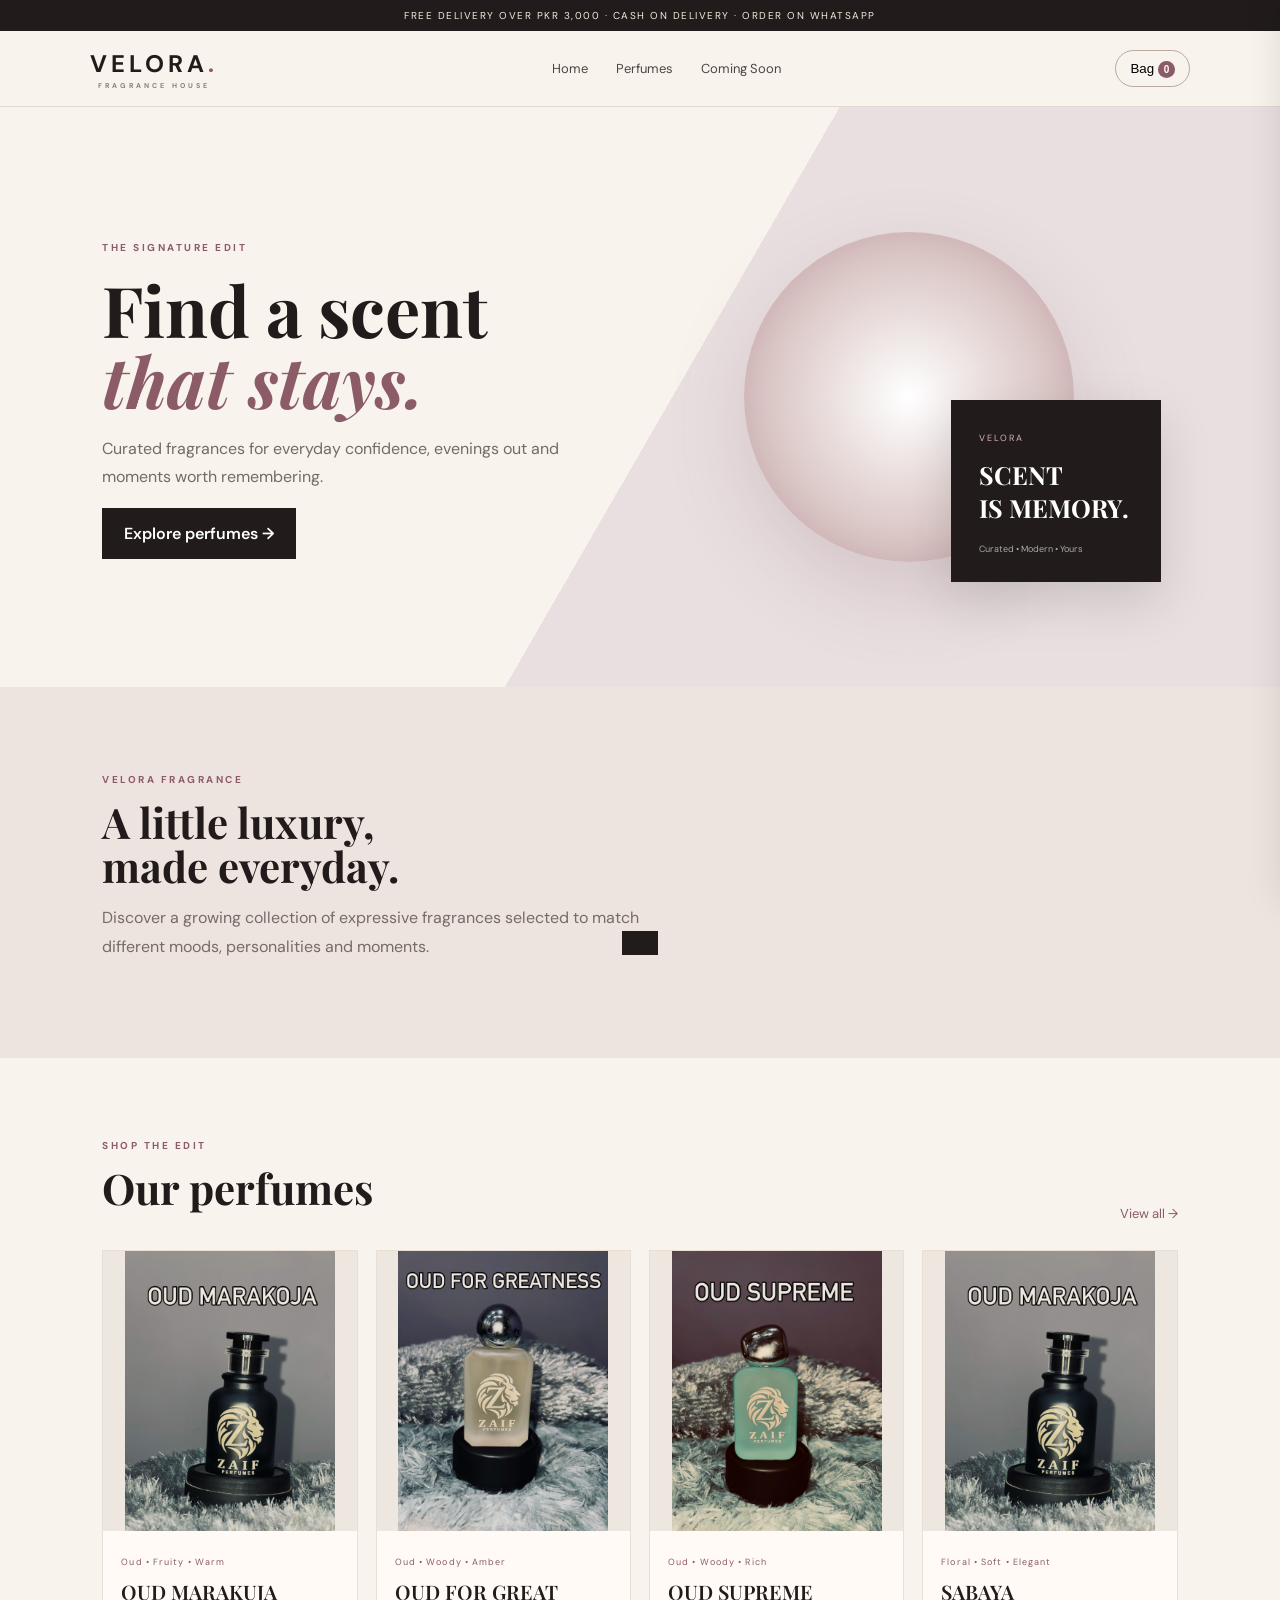
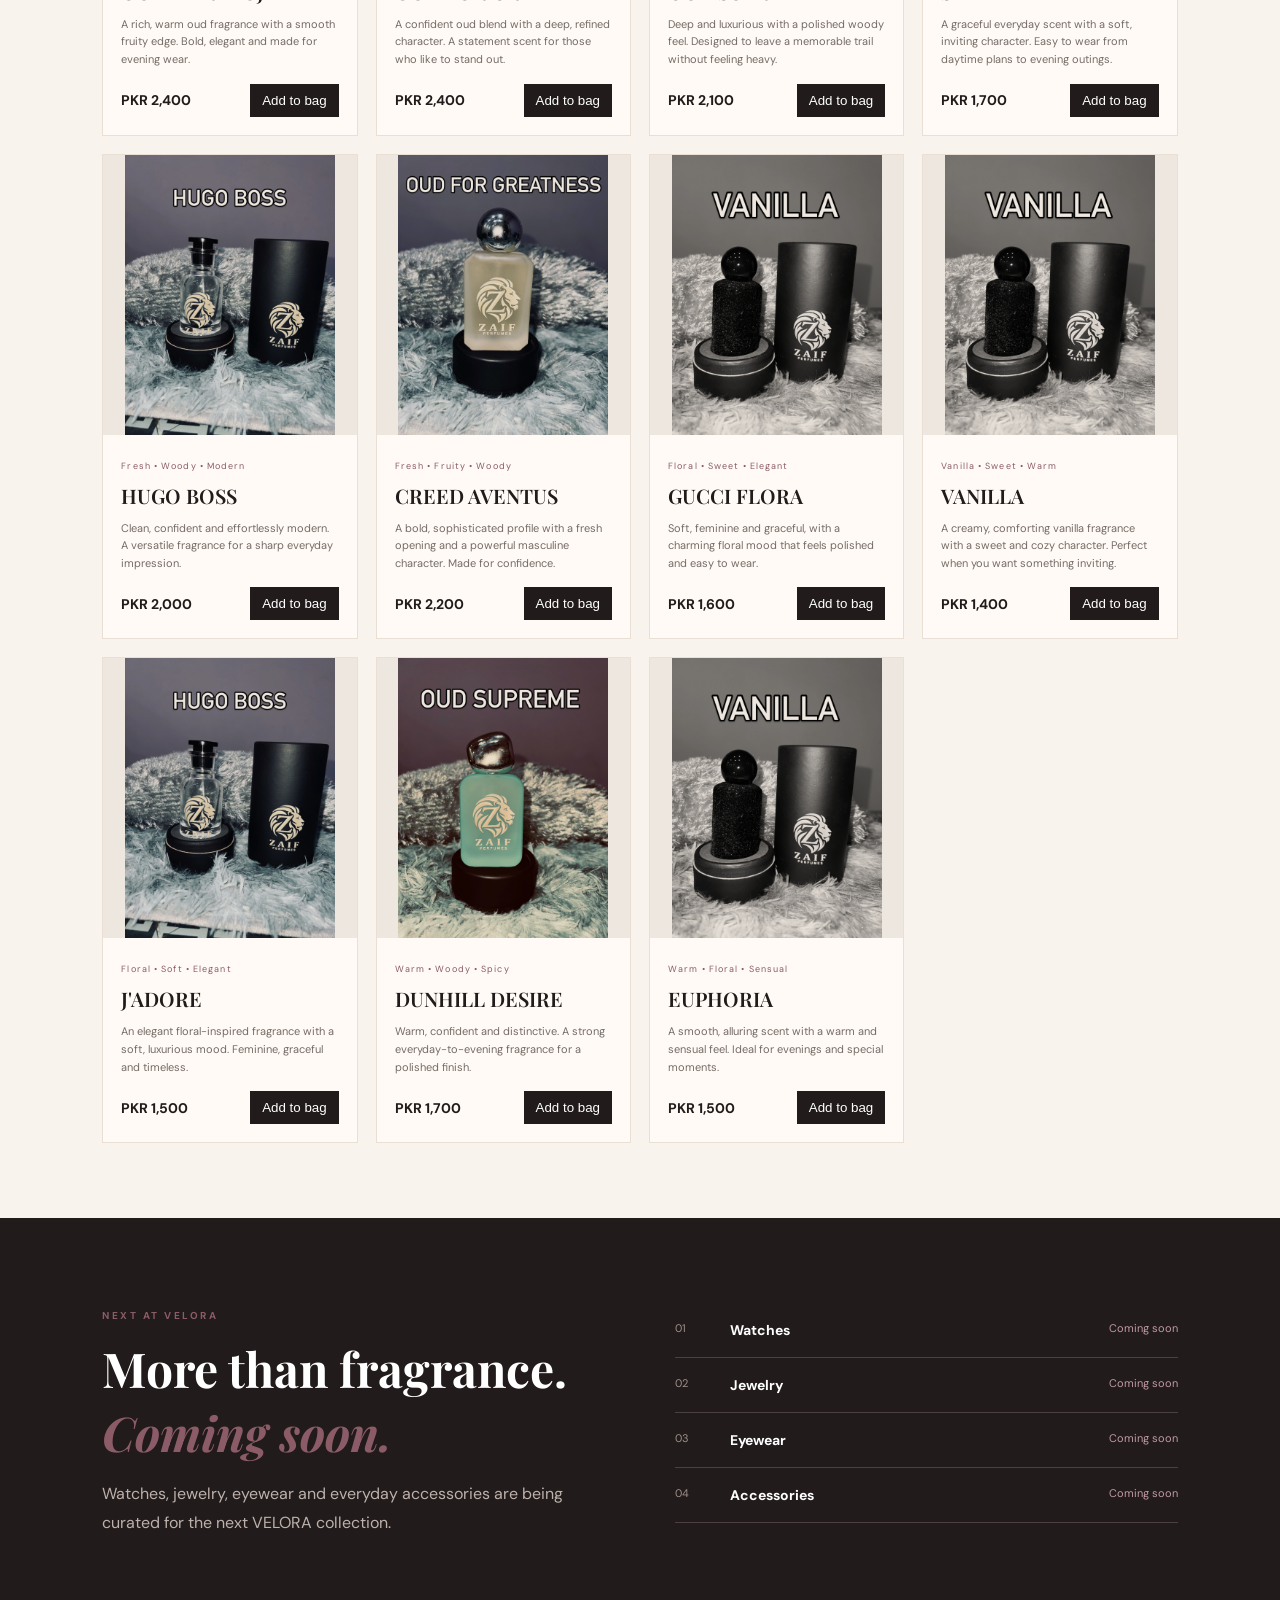
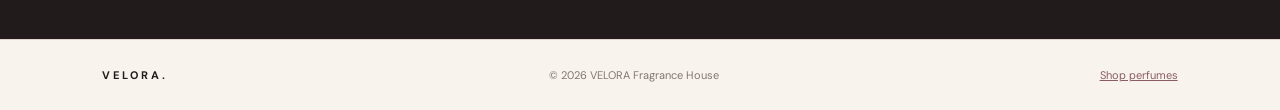
<file: index.html>
<!doctype html><html><head><meta charset="utf-8"><meta name="viewport" content="width=device-width,initial-scale=1"><title>VELORA — Perfume, Made Personal</title><meta name="description" content="VELORA — curated fragrances with a modern luxury feel."><link rel="stylesheet" href="style.css"></head><body>
<div class="top">FREE DELIVERY OVER PKR 3,000 · CASH ON DELIVERY · ORDER ON WHATSAPP</div><header><a class="logo" href="index.html">VELORA<span>.</span><small>FRAGRANCE HOUSE</small></a><nav><a href="index.html">Home</a><a href="products.html">Perfumes</a><a href="#coming">Coming Soon</a></nav><button class="bagbtn" onclick="openCart()">Bag <b data-count>0</b></button></header>
<main><section class="hero"><div><span class="eyebrow">THE SIGNATURE EDIT</span><h1>Find a scent<br><i>that stays.</i></h1><p>Curated fragrances for everyday confidence, evenings out and moments worth remembering.</p><a class="primary" href="products.html">Explore perfumes →</a></div><div class="hero-art"><div class="glow"></div><div class="hero-card"><span>VELORA</span><strong>SCENT<br>IS MEMORY.</strong><small>Curated • Modern • Yours</small></div></div></section>
<section class="intro"><span class="eyebrow">VELORA FRAGRANCE</span><h2>A little luxury,<br>made everyday.</h2><p>Discover a growing collection of expressive fragrances selected to match different moods, personalities and moments.</p></section>
<section class="featured"><div class="sectionhead"><div><span class="eyebrow">SHOP THE EDIT</span><h2>Our perfumes</h2></div><a href="products.html">View all →</a></div><div id="productGrid" class="grid"></div></section>
<section id="coming" class="coming"><div><span class="eyebrow">NEXT AT VELORA</span><h2>More than fragrance.<br><i>Coming soon.</i></h2><p>Watches, jewelry, eyewear and everyday accessories are being curated for the next VELORA collection.</p></div><div class="soonlist"><div>01 <b>Watches</b><span>Coming soon</span></div><div>02 <b>Jewelry</b><span>Coming soon</span></div><div>03 <b>Eyewear</b><span>Coming soon</span></div><div>04 <b>Accessories</b><span>Coming soon</span></div></div></section></main>
<footer><b>VELORA.</b><span>© 2026 VELORA Fragrance House</span><a href="products.html">Shop perfumes</a></footer><div id="shade" onclick="closeCart()"></div><aside id="cart"><div class="carthead"><h2>Your bag</h2><button onclick="closeCart()">×</button></div><div id="cartItems"></div><div class="cartbottom"><div><span>Total</span><b id="cartTotal">PKR 0</b></div><button class="primary" onclick="orderCart()">ORDER ON WHATSAPP →</button></div></aside><div id="toast"></div><script src="script.js"></script></body></html>
</file>
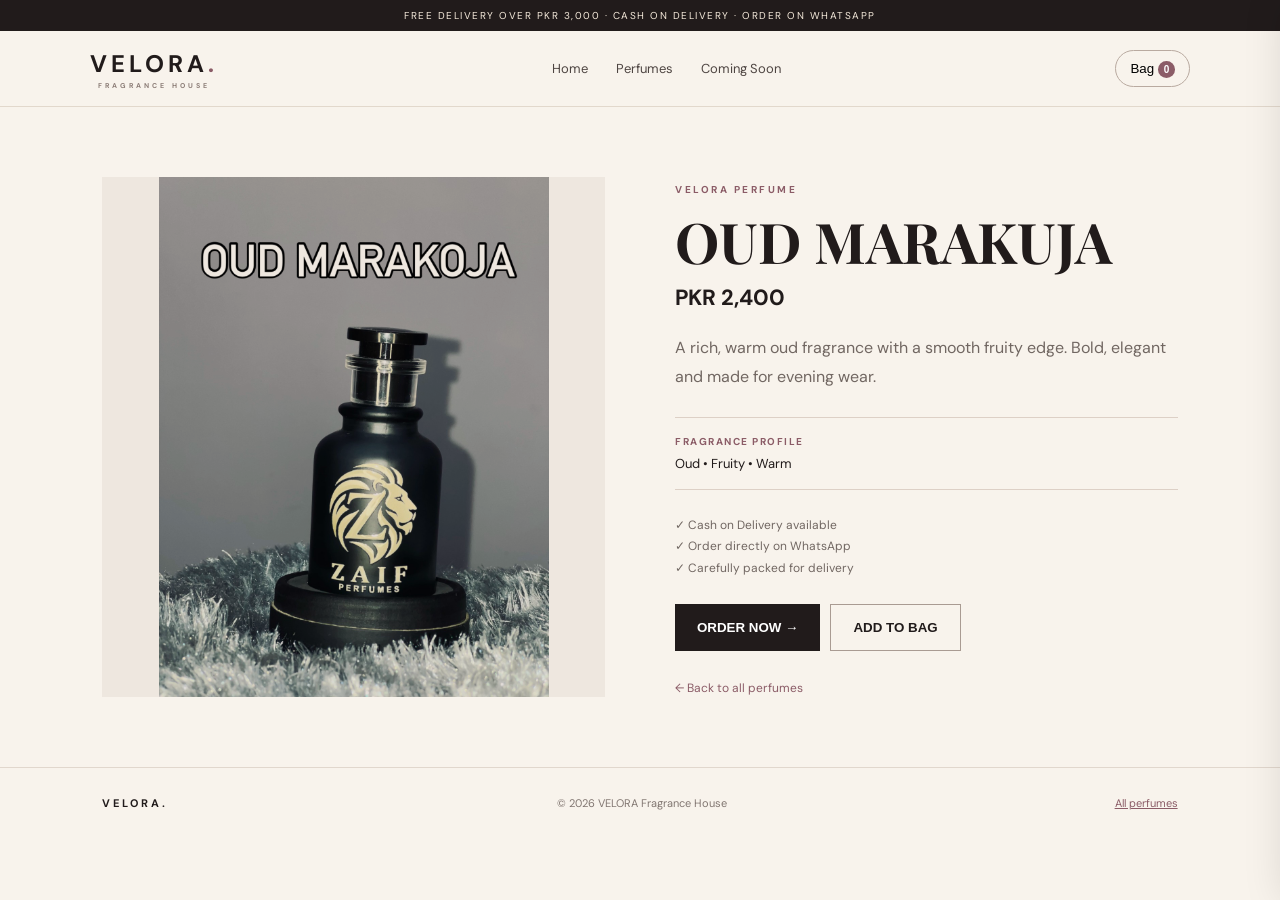
<file: product.html>
<!doctype html><html><head><meta charset="utf-8"><meta name="viewport" content="width=device-width,initial-scale=1"><title>VELORA — Product</title><link rel="stylesheet" href="style.css"></head><body><div class="top">FREE DELIVERY OVER PKR 3,000 · CASH ON DELIVERY · ORDER ON WHATSAPP</div><header><a class="logo" href="index.html">VELORA<span>.</span><small>FRAGRANCE HOUSE</small></a><nav><a href="index.html">Home</a><a href="products.html">Perfumes</a><a href="index.html#coming">Coming Soon</a></nav><button class="bagbtn" onclick="openCart()">Bag <b data-count>0</b></button></header><main><section id="detail" class="detail"></section></main><footer><b>VELORA.</b><span>© 2026 VELORA Fragrance House</span><a href="products.html">All perfumes</a></footer><div id="shade" onclick="closeCart()"></div><aside id="cart"><div class="carthead"><h2>Your bag</h2><button onclick="closeCart()">×</button></div><div id="cartItems"></div><div class="cartbottom"><div><span>Total</span><b id="cartTotal">PKR 0</b></div><button class="primary" onclick="orderCart()">ORDER ON WHATSAPP →</button></div></aside><div id="toast"></div><script src="script.js"></script></body></html>
</file>
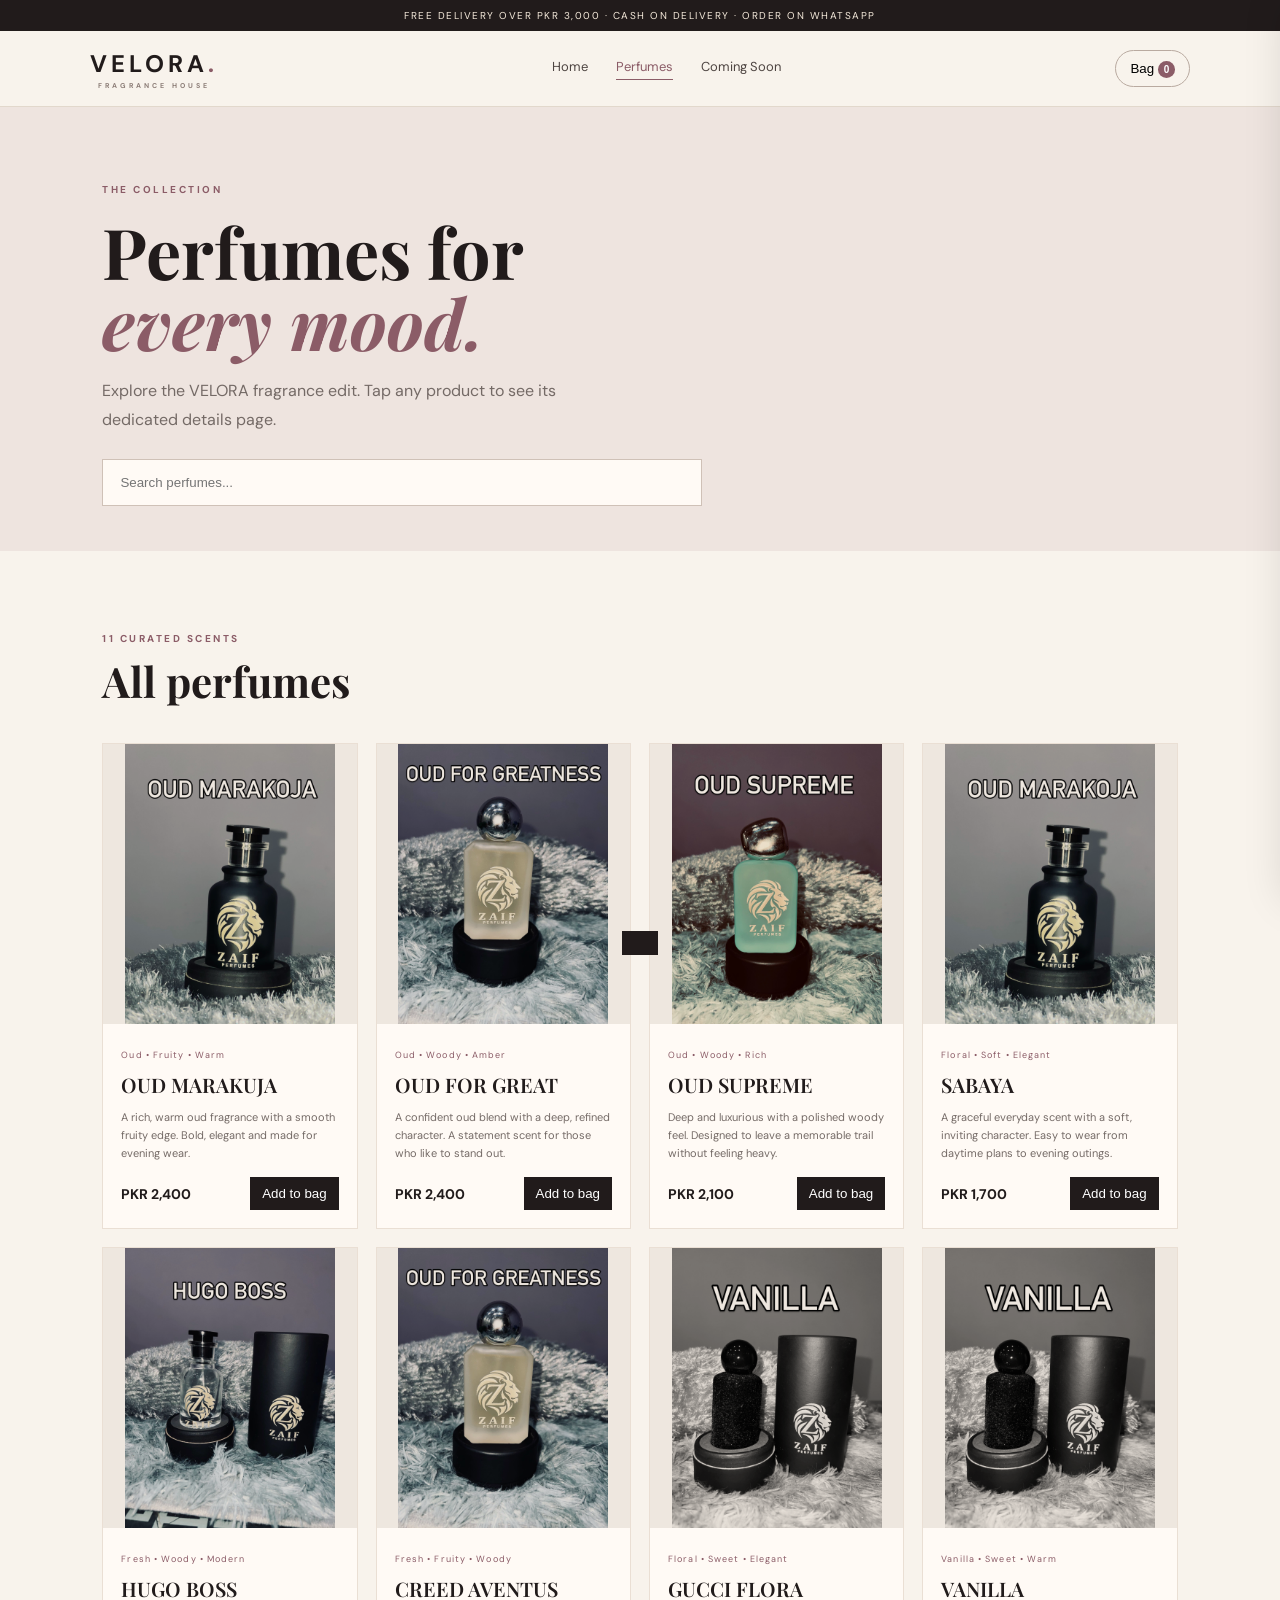
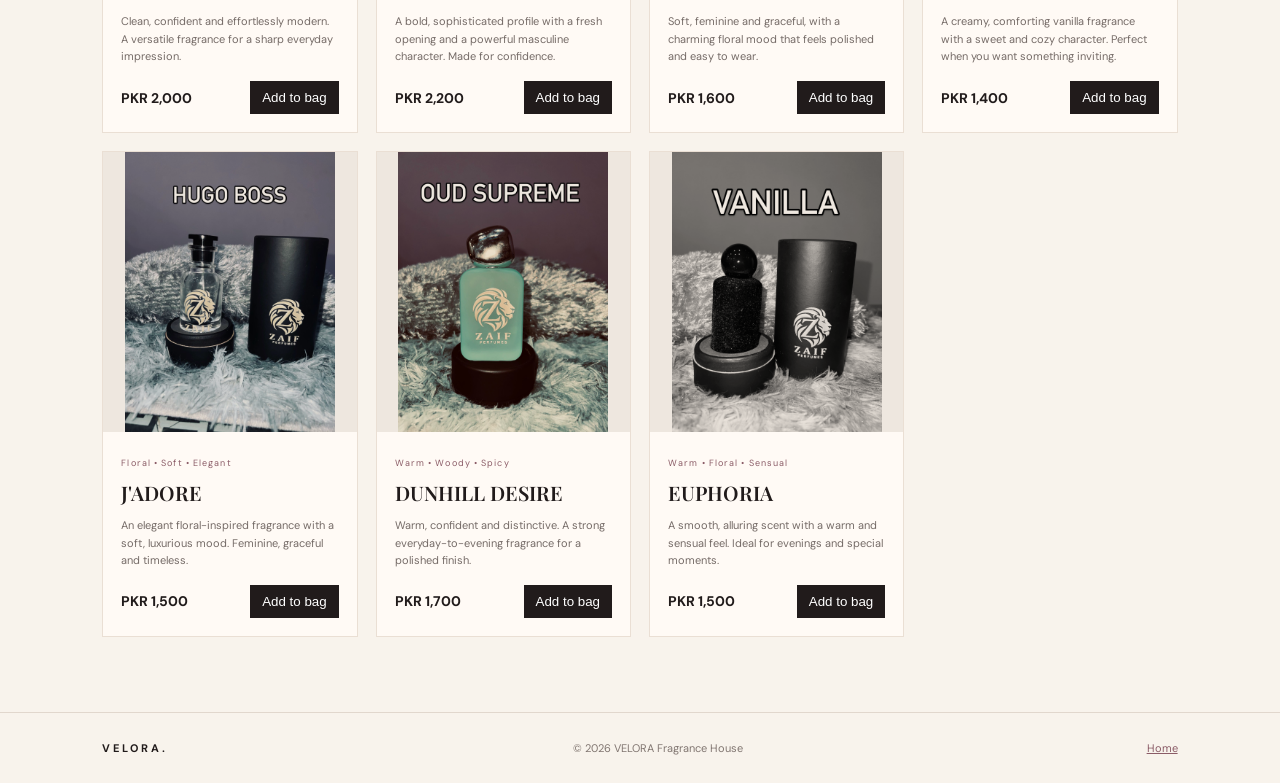
<file: products.html>
<!doctype html><html><head><meta charset="utf-8"><meta name="viewport" content="width=device-width,initial-scale=1"><title>VELORA — Perfumes</title><link rel="stylesheet" href="style.css"></head><body><div class="top">FREE DELIVERY OVER PKR 3,000 · CASH ON DELIVERY · ORDER ON WHATSAPP</div><header><a class="logo" href="index.html">VELORA<span>.</span><small>FRAGRANCE HOUSE</small></a><nav><a href="index.html">Home</a><a class="active" href="products.html">Perfumes</a><a href="index.html#coming">Coming Soon</a></nav><button class="bagbtn" onclick="openCart()">Bag <b data-count>0</b></button></header><main><section class="shophero"><span class="eyebrow">THE COLLECTION</span><h1>Perfumes for<br><i>every mood.</i></h1><p>Explore the VELORA fragrance edit. Tap any product to see its dedicated details page.</p><input id="search" placeholder="Search perfumes..."></section><section class="featured"><div class="sectionhead"><div><span class="eyebrow">11 CURATED SCENTS</span><h2>All perfumes</h2></div></div><div id="productGrid" class="grid"></div></section></main><footer><b>VELORA.</b><span>© 2026 VELORA Fragrance House</span><a href="index.html">Home</a></footer><div id="shade" onclick="closeCart()"></div><aside id="cart"><div class="carthead"><h2>Your bag</h2><button onclick="closeCart()">×</button></div><div id="cartItems"></div><div class="cartbottom"><div><span>Total</span><b id="cartTotal">PKR 0</b></div><button class="primary" onclick="orderCart()">ORDER ON WHATSAPP →</button></div></aside><div id="toast"></div><script src="script.js"></script></body></html>
</file>
<file: style.css>
@import url('https://fonts.googleapis.com/css2?family=DM+Sans:wght@400;500;600;700&family=Playfair+Display:ital,wght@0,600;0,700;1,600&display=swap');
*{box-sizing:border-box}html{scroll-behavior:smooth}body{margin:0;background:#f8f3ec;color:#211b1b;font-family:'DM Sans',sans-serif}.top{background:#211b1b;color:#f5eadb;text-align:center;padding:9px;font-size:10px;letter-spacing:1.5px}header{height:76px;padding:0 7%;display:flex;align-items:center;justify-content:space-between;border-bottom:1px solid #e2d8cc;background:#f8f3ec;position:sticky;top:0;z-index:20}.logo{font-weight:700;letter-spacing:4px;font-size:24px;color:#211b1b;text-decoration:none}.logo span{color:#8b5c67}.logo small{display:block;text-align:center;font-size:7px;letter-spacing:3px;color:#8c7d77;margin-top:2px}nav{display:flex;gap:28px}nav a{color:#4e4542;text-decoration:none;font-size:13px}nav a.active{color:#8b5c67;border-bottom:1px solid #8b5c67;padding-bottom:4px}.bagbtn{border:1px solid #b9aaa0;background:transparent;padding:10px 14px;border-radius:30px;cursor:pointer}.bagbtn b{background:#8b5c67;color:#fff;border-radius:50%;padding:3px 6px;font-size:10px}.hero{min-height:580px;padding:65px 8%;display:grid;grid-template-columns:1fr 1fr;align-items:center;background:linear-gradient(120deg,#f8f3ec 52%,#e9dfe0 52%)}.eyebrow{font-size:10px;letter-spacing:2.5px;color:#8b5c67;font-weight:700}.hero h1,.shophero h1{font:700 70px/1.02 'Playfair Display';margin:18px 0}.hero h1 i,.shophero h1 i,.coming h2 i{color:#8b5c67}.hero p,.shophero p{max-width:480px;color:#746a66;line-height:1.8}.primary,.secondary{display:inline-block;padding:15px 22px;border:0;cursor:pointer;text-decoration:none;font-weight:600}.primary{background:#211b1b;color:#fff}.secondary{border:1px solid #a99b92;background:transparent;color:#211b1b}.hero-art{height:400px;display:flex;justify-content:center;align-items:center;position:relative}.glow{width:330px;height:330px;border-radius:50%;background:radial-gradient(circle,#fff,#dac7c5 60%,#b78d98);filter:blur(.2px);box-shadow:0 30px 80px #7c566430}.hero-card{position:absolute;right:3%;bottom:15px;background:#211b1b;color:#fff;padding:25px 28px;width:210px;box-shadow:0 20px 50px #0002}.hero-card span{font-size:9px;letter-spacing:2px;color:#d8b4bd}.hero-card strong{display:block;font:700 25px 'Playfair Display';margin:12px 0}.hero-card small{color:#aaa;font-size:9px}.intro{padding:80px 8%;background:#eee4df}.intro h2,.featured h2,.sectionhead h2{font:700 42px/1.05 'Playfair Display';margin:12px 0}.intro p{max-width:600px;color:#756b67;line-height:1.8}.featured{padding:75px 8%}.sectionhead{display:flex;justify-content:space-between;align-items:end;margin-bottom:28px}.sectionhead>a{color:#8b5c67;text-decoration:none;font-size:13px}.grid{display:grid;grid-template-columns:repeat(4,1fr);gap:18px}.card{background:#fffaf5;border:1px solid #eadfd4;overflow:hidden}.pic{height:280px;display:flex;align-items:center;justify-content:center;background:#eee7df;text-decoration:none}.pic img{width:100%;height:100%;object-fit:contain;mix-blend-mode:multiply;transition:.25s}.card:hover .pic img{transform:scale(1.04)}.cardbody{padding:18px}.cardbody>span{font-size:9px;color:#8b5c67;letter-spacing:1.1px}.cardbody h3{font:600 20px 'Playfair Display';margin:8px 0}.cardbody p{font-size:11px;color:#756b67;line-height:1.6;min-height:52px}.cardfoot{display:flex;align-items:center;justify-content:space-between;margin-top:15px}.cardfoot b{font-size:14px}.cardfoot button{background:#211b1b;color:#fff;border:0;padding:9px 12px;cursor:pointer}.coming{padding:85px 8%;background:#211b1b;color:#fff;display:grid;grid-template-columns:1fr 1fr;gap:70px}.coming h2{font:700 48px 'Playfair Display';margin:12px 0}.coming p{color:#bdb1ac;max-width:520px;line-height:1.8}.soonlist div{display:grid;grid-template-columns:40px 1fr auto;gap:15px;padding:18px 0;border-bottom:1px solid #4b4140;color:#9e908c;font-size:11px}.soonlist b{color:#fff;font-size:14px}.soonlist span{color:#c39aa5}footer{padding:28px 8%;display:flex;justify-content:space-between;border-top:1px solid #e1d7cd;color:#817671;font-size:11px}footer b{color:#211b1b;letter-spacing:3px}footer a{color:#8b5c67}.shophero{padding:70px 8% 45px;background:#eee4df}.shophero p{margin-bottom:25px}.shophero input{width:min(600px,100%);padding:15px 17px;border:1px solid #cfc1b7;background:#fffaf5;outline:0}.detail{min-height:650px;padding:70px 8%;display:grid;grid-template-columns:1fr 1fr;gap:70px;align-items:center}.detailphoto{height:520px;background:#eee7df;display:flex;align-items:center;justify-content:center}.detailphoto img{width:100%;height:100%;object-fit:contain;mix-blend-mode:multiply}.detailcopy h1{font:700 56px/1.02 'Playfair Display';margin:14px 0}.pricebig{font-size:22px;font-weight:700;margin-bottom:22px}.detailcopy>p{color:#716762;line-height:1.8;max-width:550px}.notes{display:flex;flex-direction:column;gap:7px;padding:17px 0;border-top:1px solid #ddd0c6;border-bottom:1px solid #ddd0c6;margin:25px 0}.notes b{font-size:10px;letter-spacing:1.5px;text-transform:uppercase;color:#8b5c67}.notes span{font-size:13px}.delivery{font-size:12px}.detailbuttons{display:flex;gap:10px;margin:25px 0}.back{color:#8b5c67;text-decoration:none;font-size:12px}.carthead{display:flex;justify-content:space-between;align-items:center}.carthead button{font-size:28px;border:0;background:none}.cart-item{display:flex;gap:12px;border-bottom:1px solid #ddd2c8;padding:13px 0}.cart-item img{width:55px;height:65px;object-fit:contain;background:#eee7df}.cart-item div{display:flex;flex-direction:column;gap:5px}.cart-item small{color:#8b5c67}.cart-item button{border:0;background:none;text-align:left;padding:0;color:#8a7d77;font-size:10px}.cartbottom{margin-top:auto}.cartbottom>div{display:flex;justify-content:space-between;margin:18px 0}.cartbottom .primary{width:100%}#cart{position:fixed;right:-430px;top:0;width:410px;height:100vh;background:#fffaf5;z-index:30;padding:25px;transition:.3s;display:flex;flex-direction:column;box-shadow:-15px 0 40px #0002}#cart.open{right:0}#shade{display:none;position:fixed;inset:0;background:#0006;z-index:25}#shade.show{display:block}.muted{color:#8b807b;font-size:13px}#toast{position:fixed;bottom:25px;left:50%;transform:translate(-50%,80px);background:#211b1b;color:#fff;padding:12px 18px;font-size:12px;z-index:50;transition:.25s}#toast.show{transform:translate(-50%,0)}@media(max-width:850px){nav{display:none}.hero,.detail,.coming{grid-template-columns:1fr}.hero{min-height:auto}.hero-art{height:320px}.hero h1,.shophero h1{font-size:54px}.grid{grid-template-columns:repeat(2,1fr)}.detailphoto{height:400px}.coming{gap:30px}}@media(max-width:520px){header{padding:0 5%}.logo{font-size:19px}.hero,.featured,.intro,.coming,.detail,.shophero{padding-left:6%;padding-right:6%}.grid{grid-template-columns:1fr}.pic{height:300px}.detailcopy h1{font-size:42px}.detailbuttons{flex-direction:column}.detailbuttons button{width:100%}#cart{width:92%}footer{display:block}footer span,footer a{display:block;margin-top:9px}}
</file>
